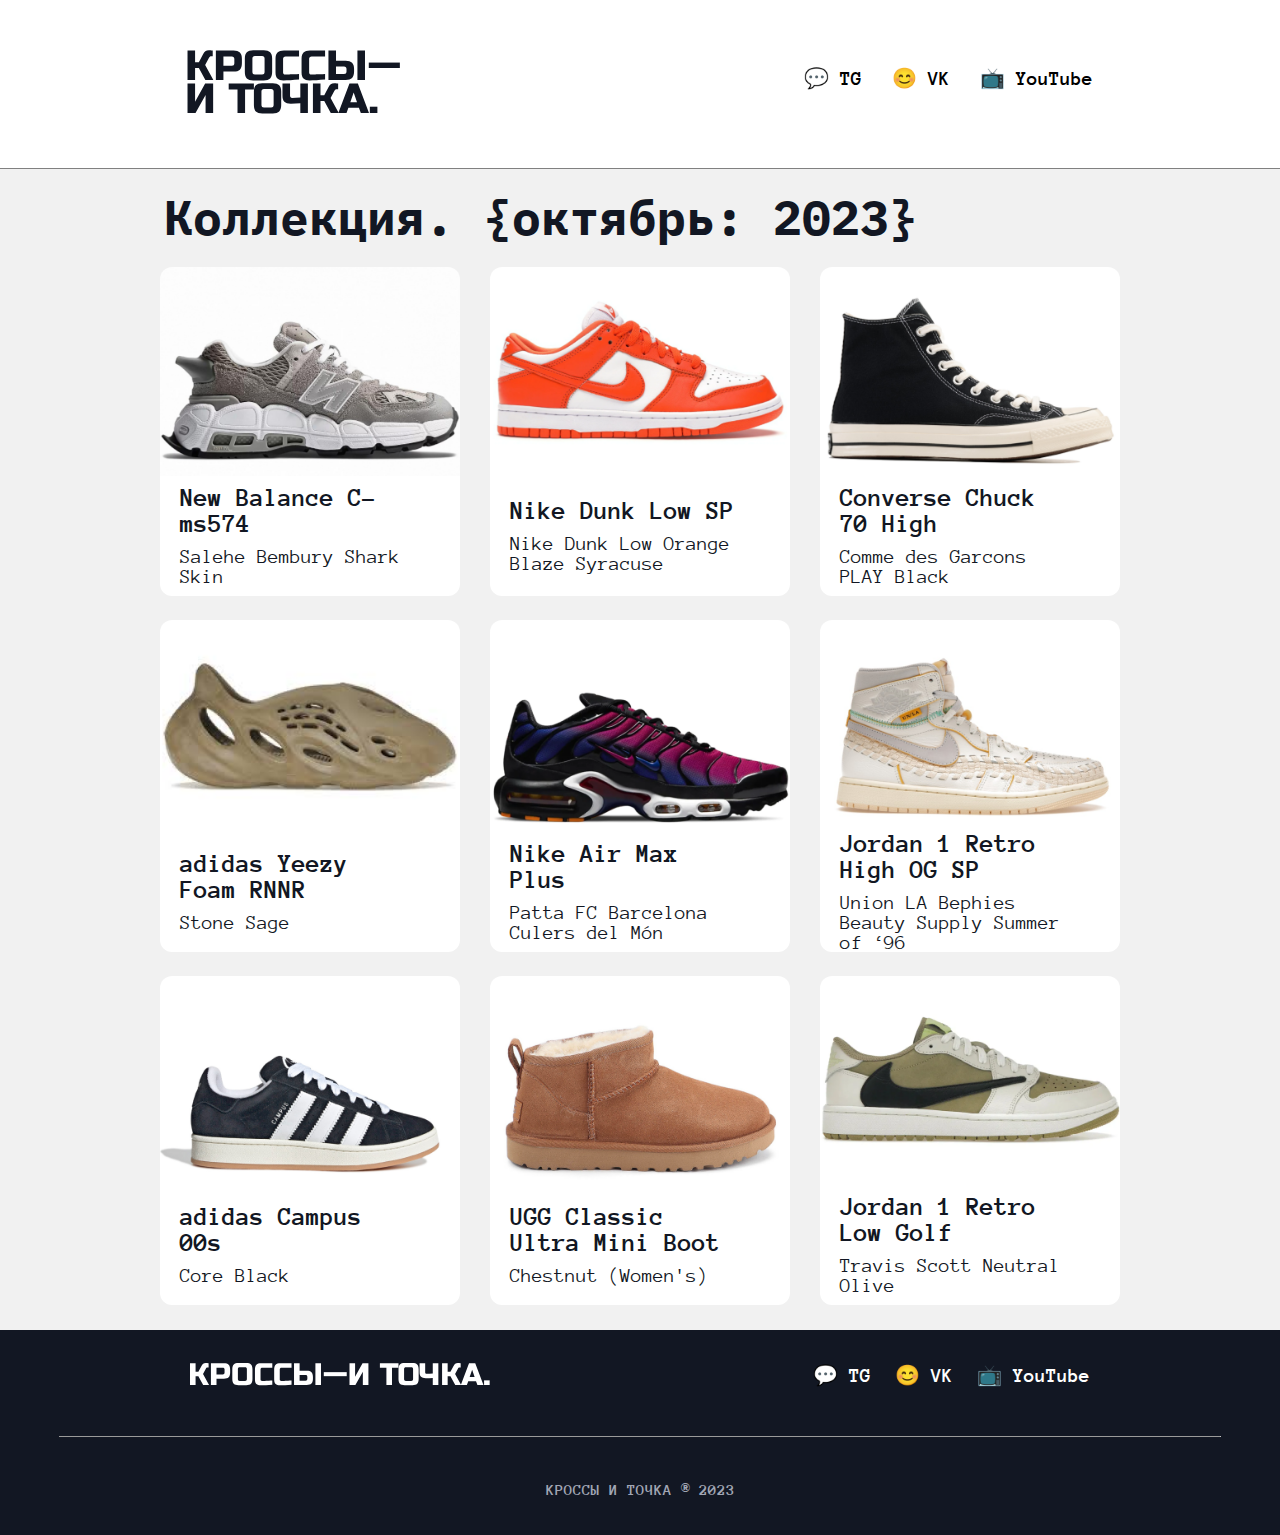
<file: index.html>
<!DOCTYPE html>
<html lang="ru">
<head>
    <meta charset="UTF-8">
    <meta name="viewport" content="width=device-width, initial-scale=1.0">
    <title>КРОССЫ — И ТОЧКА.</title>
    <link href="./styles/cdn.css" rel="stylesheet">
    <link href="./styles/style.css" rel="stylesheet">
</head>

<body>
    <header class="header">
        <div class="header__wrap">
            <a href="https://www.figma.com/file/5VxgsJYsGiSS0QsI6bOkRY/КРОССЫ-—-И-ТОЧКА.-СТУДЕНТЫ?node-id=3412%3A82&mode=dev">
                    <img class="icon" src="./images/logo.svg" alt="logo">
                </a>
            
            <ul class="header__links">
                <li class="header__link"><a href="https://web.telegram.org/">💬 TG</a></li>
                <li class="header__link"><a href="https://vk.com/xddxct">😊 VK</a></li>
                <li class="header__link"><a href="https://www.youtube.com/">📺 YouTube</a></li>
            </ul>
        </div>
    </header>
    
    
        <main class="main">
            
<section class="content">
    <h1 class="content__title"> Коллекция. {октябрь: 2023} </h1>
    <div class="content__cards">
        <div class="card">
            <img alt="New Balance C-ms574" src="./images/1.png" class="card__image" />
            <div class="card__info">
                <a class="card__link" href="new_balance.html" target="_blank" rel="norefferer">
                    <h3 class="card__text card__text_title">New Balance C-ms574</h3>
                    <p class="card__text card__text_author">Salehe Bembury Shark Skin</p>
                </a>
            </div>
        </div>
        <div class="card">
            <img alt="Nike Dunk Low SP" src="./images/2.png" class="card__image" />
            <div class="card__info">
                <a class="card__link" href="nike.html" target="_blank" rel="norefferer">
                    <h3 class="card__text card__text_title">Nike Dunk Low SP</h3>
                    <p class="card__text card__text_author">Nike Dunk Low Orange Blaze Syracuse</p>
                </a>
            </div>
        </div>
        <div class="card">
            <img alt="Converse Chuck 70 High" src="./images/3.png" class="card__image" />
            <div class="card__info">
                <a class="card__link" href="converse.html" target="_blank" rel="norefferer">
                    <h3 class="card__text card__text_title">Converse Chuck 70 High</h3>
                    <p class="card__text card__text_author">Comme des Garcons PLAY Black</p>
                </a>
            </div>
        </div>
        <div class="card">
            <img alt="adidas Yeezy Foam RNNR" src="./images/4.png" class="card__image" />
            <div class="card__info">
                <a class="card__link" href="https://nonconform.ru/catalog/brendy/converse/150205/?utm_source=eLama-yandex&utm_medium=cpc&utm_campaign=Товарная%20кампания%20%7C%20РФ&кампания%20%7C%20МСК%20СПб&utm_content=cid%7C89986797%7Cgid%7C5229850746%7Caid%7C14537752477%7Cadp%7Cno%7Cdvc%7Cdesktop%7Cpid%7C45810339018%7Crid%7C45810339018%7Cdid%7C45810339018%7Cpos%7Cpremium2%7Cadn%7Csearch%7Ccrid%7C0%7C&utm_term=---autotargeting&yclid=165938162242901&yclid=4856843331265888255" target="_blank" rel="norefferer">
                    <h3 class="card__text card__text_title">adidas Yeezy Foam RNNR</h3>
                    <p class="card__text card__text_author">Stone Sage</p>
                </a>
            </div>
        </div>
        <div class="card">
            <img alt="Nike Air Max Plus" src="./images/5.png" class="card__image" />
            <div class="card__info">
                <a class="card__link card__link_longer-title" href="https://go8shops.top/ProductDetail.aspx?iid=567777389&pr=46.88" target="_blank" rel="norefferer">
                    <h3 class="card__text card__text_title">Nike Air Max Plus</h3>
                    <p class="card__text card__text_author">Patta FC Barcelona Culers del Món</p>
                </a>
            </div>
        </div>
        <div class="card">
            <img alt="Jordan 1 Retro High OG SP" src="./images/6.png" class="card__image" />
            <div class="card__info">
                <a class="card__link" href="https://slamdunk.shop/shop/muzhskoe/krossovki-mens/salehe-bembury-x-new-balance-574-yurt-shark-skin/" target="_blank" rel="norefferer">
                    <h3 class="card__text card__text_title">Jordan 1 Retro High OG SP</h3>
                    <p class="card__text card__text_author">Union LA Bephies Beauty Supply Summer of ‘96</p>
                </a>
            </div>
        </div>
        <div class="card">
            <img alt="adidas Campus 00s" src="./images/7.png" class="card__image" />
            <div class="card__info">
                <a class="card__link card__link_longer-author" href="https://meet-market.ru/product/dunk-low-sp-syracuse-2020-white-orange?size=39" target="_blank" rel="norefferer">
                    <h3 class="card__text card__text_title">adidas Campus 00s</h3>
                    <p class="card__text card__text_author">Core Black</p>
                </a>
            </div>
        </div>
        <div class="card">
            <img alt="UGG Classic Ultra Mini Boot" src="./images/8.png" class="card__image" />
            <div class="card__info">
                <a class="card__link" href="https://moscowstock.ru/air-jordan-1-retro-low-golf-travis-scott-neutral-olive" target="_blank" rel="norefferer">
                    <h3 class="card__text card__text_title">UGG Classic Ultra Mini Boot</h3>
                    <p class="card__text card__text_author">Chestnut (Women's)</p>
                </a>
            </div>
        </div>
        <div class="card">
            <img alt="Jordan 1 Retro Low Golf" src="./images/9.png" class="card__image" />
            <div class="card__info">
                <a class="card__link card__link_long" href="https://moscowstock.ru/zagotovka-foam" target="_blank" rel="norefferer">
                    <h3 class="card__text card__text_title">Jordan 1 Retro Low Golf</h3>
                    <p class="card__text card__text_author">Travis Scott Neutral Olive</p>
                </a>
            </div>
    </div>

</section>
        
        <footer class="footer">
            <div class="footer__wrap">
                <a href="https://www.figma.com/file/5VxgsJYsGiSS0QsI6bOkRY/КРОССЫ-—-И-ТОЧКА.-СТУДЕНТЫ?node-id=3412%3A82&mode=dev">
                <img class="footer__icon" src="./images/logo2.svg" alt="logo2">
              </a>
                <ul class="footer__links">
                    <li class="footer__link"><a href="https://web.telegram.org/">💬 TG</a></li>
                    <li class="footer__link"><a href="https://vk.com/xddxct">😊 VK</a></li>
                    <li class="footer__link"><a href="https://www.youtube.com/">📺 YouTube</a></li>
                </ul>

            </div>
            <hr size="1px" width="1160px" class="hr">
           <div class="footer_picture">
            <p class="footer_pict">КРОССЫ И ТОЧКА ® 2023</p>
           </div>

        </footer>

    </main> 
</body>

</html>
</file>
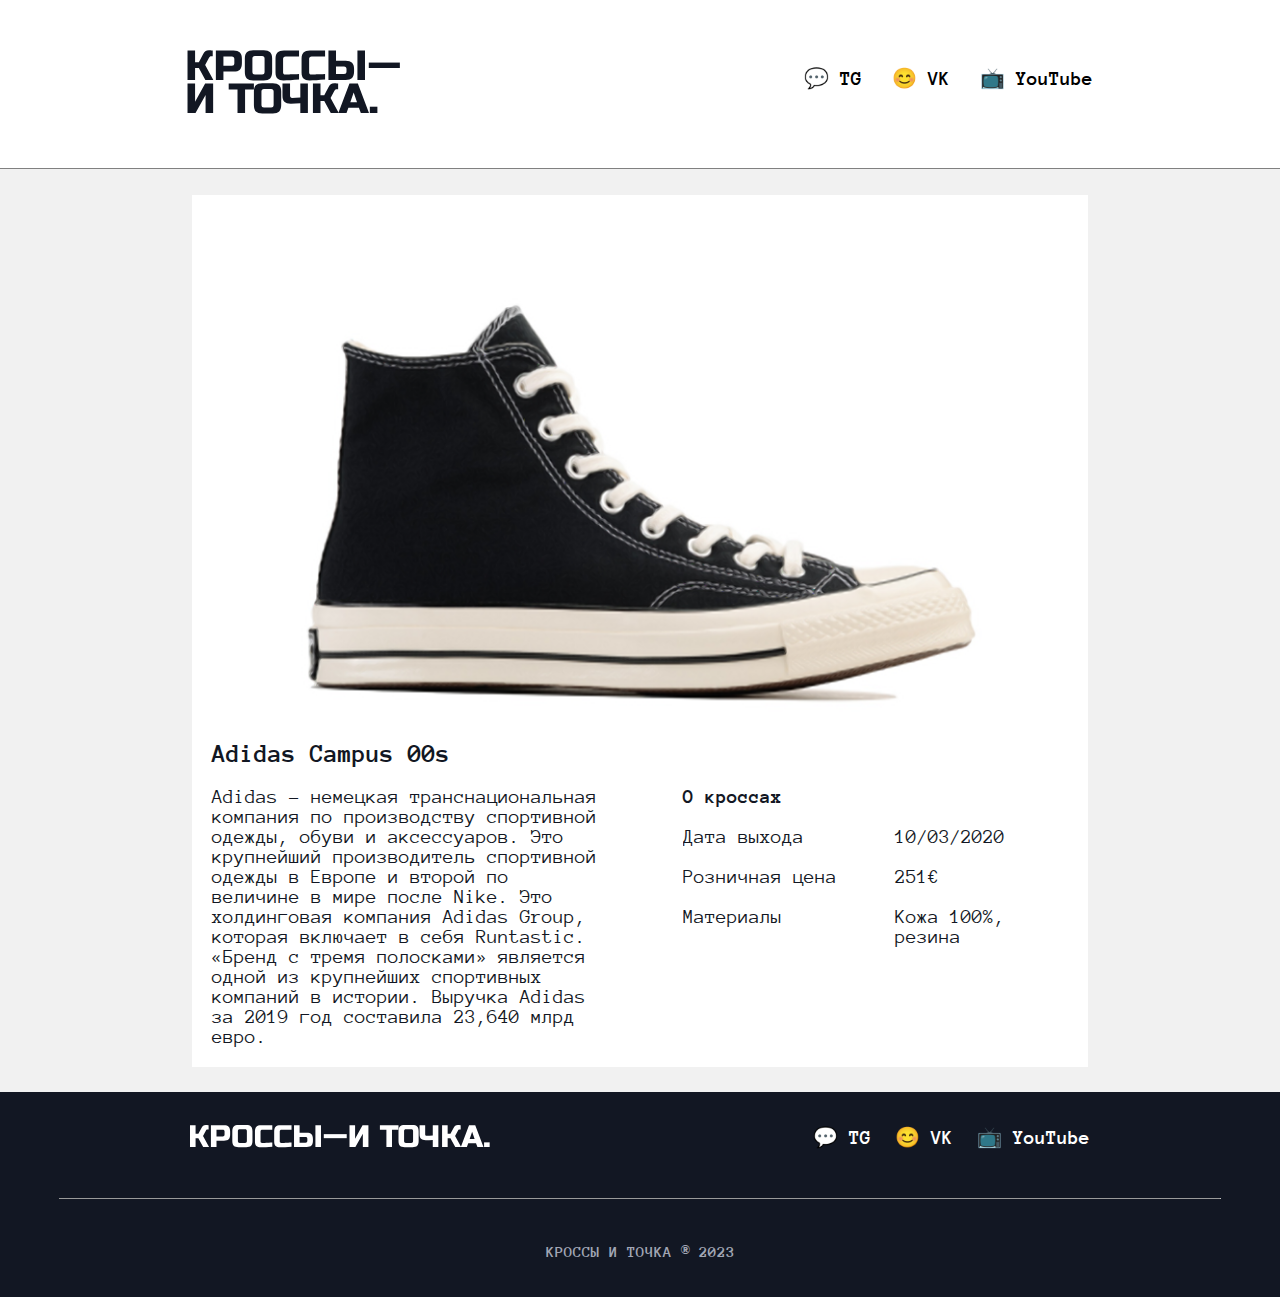
<file: adidas.html>
<!DOCTYPE html>
<html lang="ru">
<head>
    <meta charset="UTF-8">
    <meta name="viewport" content="width=device-width, initial-scale=1.0">
    <title>КРОССЫ — И ТОЧКА.</title>
    <link href="./styles/style.css" rel="stylesheet">
    <link href="./styles/card.css" rel="stylesheet">
</head>

<body>
    <header class="header">
        <div class="header__wrap">
            <a href="index.html">
                    <img class="icon" src="./images/logo.svg" alt="logo">
                </a>

            <ul class="header__links">
                <li class="header__link"><a href="https://web.telegram.org/">💬 TG</a></li>
                <li class="header__link"><a href="https://vk.com/xddxct">😊 VK</a></li>
                <li class="header__link"><a href="https://www.youtube.com/">📺 YouTube</a></li>
            </ul>
        </div>
    </header>
    <main class="main">
    <section class="content">
        <div class="card">
            <img alt="Adidas Campus 00s" src="./images/3.png" class="card__image" />
            <div class="card__info">
                <h3 class="card__text card__text_title">Adidas Campus 00s</h3>
                <div class="card__description">
                    <p class="card__text card__text__description">Adidas - немецкая транснациональная компания по производству спортивной одежды, обуви и аксессуаров. Это крупнейший производитель спортивной одежды в Европе и второй по величине в мире после Nike. Это холдинговая компания Adidas Group, которая включает в себя Runtastic. «Бренд с тремя полосками» является одной из крупнейших спортивных компаний в истории. Выручка Adidas за 2019 год составила 23,640 млрд евро. </p>
                    <div class="card__text__extra">
                        <p class="card__text ">О кроссах</p>
                        <div class="card__text__extra__row">
                            <p class="card__text card__text__description card__text__extra__key">Дата выхода</p>
                            <p class="card__text card__text__description card__text__extra__value">10/03/2020</p>
                        </div>
                        <div class="card__text__extra__row">
                            <p class="card__text card__text__description card__text__extra__key">Розничная цена</p>
                            <p class="card__text card__text__description card__text__extra__value">251€</p>
                        </div>
                        <div class="card__text__extra__row">
                            <p class="card__text card__text__description card__text__extra__key">Материалы</p>
                            <p class="card__text card__text__description card__text__extra__value">Кожа 100%, резина</p>
                        </div>
                    </div>
                </div>
            </div>
        </div>
    </section>
    <footer class="footer">
            <div class="footer__wrap">
                <a href="https://www.figma.com/file/5VxgsJYsGiSS0QsI6bOkRY/КРОССЫ-—-И-ТОЧКА.-СТУДЕНТЫ?node-id=3412%3A82&mode=dev">
                <svg width="300"
                     height="23"
                     viewBox="0 0 300 23"
                     fill="none"
                     xmlns="http://www.w3.org/2000/svg">
                    <path d="M294.073 17.3601H299.653V22.0101H294.073V17.3601Z" fill="white"/>
                    <path d="M276.869 22.0101H270.824L279.039 0.310059H285.239L293.454 22.0101H287.409L286.014 18.1351H278.264L276.869 22.0101ZM279.659 14.1051H284.619L282.139 6.82006L279.659 14.1051Z" fill="white"/>
                    <path d="M267.885 0C268.402 0 269.331 0.103333 270.675 0.31V4.495H269.435C269.125 4.495 268.846 4.59833 268.598 4.805C268.35 4.991 268.164 5.19767 268.04 5.425L265.095 11.005L271.14 22.01H265.25L260.445 13.175H257.655V22.01H252.075V0.31H257.655V8.835H260.445L263.545 2.945C263.999 2.077 264.557 1.37433 265.219 0.837C265.901 0.279 266.79 0 267.885 0Z" fill="white"/>
                    <path d="M242.772 14.8801C240.292 15.0867 237.947 15.1901 235.735 15.1901C233.545 15.1901 231.974 14.7147 231.023 13.7641C230.073 12.8134 229.597 11.3254 229.597 9.30006V0.310059H235.177V9.30006C235.177 9.77539 235.312 10.1577 235.58 10.4471C235.87 10.7157 236.252 10.8501 236.727 10.8501C238.422 10.8501 240.437 10.7467 242.772 10.5401V0.310059H248.352V22.0101H242.772V14.8801Z" fill="white"/>
                    <path d="M223.073 6.2C223.073 4.96 222.453 4.34 221.213 4.34H215.943C214.703 4.34 214.083 4.96 214.083 6.2V16.12C214.083 17.36 214.703 17.98 215.943 17.98H221.213C222.453 17.98 223.073 17.36 223.073 16.12V6.2ZM228.653 16.12C228.653 18.29 228.157 19.871 227.165 20.863C226.193 21.8343 224.623 22.32 222.453 22.32H214.703C212.533 22.32 210.952 21.8343 209.96 20.863C208.988 19.871 208.503 18.29 208.503 16.12V6.2C208.503 4.03 208.988 2.45933 209.96 1.488C210.952 0.496 212.533 0 214.703 0H222.453C224.623 0 226.193 0.496 227.165 1.488C228.157 2.45933 228.653 4.03 228.653 6.2V16.12Z" fill="white"/>
                    <path d="M201.989 22.0101H196.409V4.65006H189.899V0.310059H208.499V4.65006H201.989V22.0101Z" fill="white"/>
                    <path d="M178.421 22.0101H172.841V8.68006L165.401 22.0101H159.511V0.310059H165.091V13.6401L172.531 0.310059H178.421V22.0101Z" fill="white"/>
                    <path d="M133.787 13.175V9.14502H156.727V13.175H133.787Z" fill="white"/>
                    <path d="M109.6 7.75006H116.73C118.9 7.75006 120.47 8.24606 121.442 9.23806C122.434 10.2094 122.93 11.7801 122.93 13.9501V15.8101C122.93 17.9801 122.434 19.5611 121.442 20.5531C120.47 21.5244 118.9 22.0101 116.73 22.0101H104.02V0.310059H109.6V7.75006ZM130.99 22.0101H125.41V0.310059H130.99V22.0101ZM117.35 13.9501C117.35 12.7101 116.73 12.0901 115.49 12.0901H109.6V17.6701H115.49C116.73 17.6701 117.35 17.0501 117.35 15.8101V13.9501Z" fill="white"/>
                    <path d="M101.536 21.7001C96.9272 22.1134 93.1039 22.3201 90.0659 22.3201C88.0406 22.3201 86.5526 21.8447 85.6019 20.8941C84.6512 19.9434 84.1759 18.4554 84.1759 16.4301V6.51006C84.1759 4.34006 84.6616 2.76939 85.6329 1.79806C86.6249 0.806059 88.2059 0.310059 90.3759 0.310059H101.536V4.65006H91.6159C90.3759 4.65006 89.7559 5.27006 89.7559 6.51006V16.4301C89.7559 16.9054 89.8902 17.2877 90.1589 17.5771C90.4482 17.8457 90.8099 17.9801 91.2439 17.9801C91.6779 17.9801 92.1532 17.9801 92.6699 17.9801C93.1866 17.9594 93.7239 17.9387 94.2819 17.9181C94.8399 17.8974 95.3979 17.8767 95.9559 17.8561C96.5346 17.8354 97.2682 17.7941 98.1569 17.7321C99.0662 17.6701 100.193 17.5977 101.536 17.5151V21.7001Z" fill="white"/>
                    <path d="M82.3123 21.7001C77.7036 22.1134 73.8803 22.3201 70.8423 22.3201C68.8169 22.3201 67.3289 21.8447 66.3783 20.8941C65.4276 19.9434 64.9523 18.4554 64.9523 16.4301V6.51006C64.9523 4.34006 65.4379 2.76939 66.4093 1.79806C67.4013 0.806059 68.9823 0.310059 71.1523 0.310059H82.3123V4.65006H72.3923C71.1523 4.65006 70.5323 5.27006 70.5323 6.51006V16.4301C70.5323 16.9054 70.6666 17.2877 70.9353 17.5771C71.2246 17.8457 71.5863 17.9801 72.0203 17.9801C72.4543 17.9801 72.9296 17.9801 73.4463 17.9801C73.9629 17.9594 74.5003 17.9387 75.0583 17.9181C75.6163 17.8974 76.1743 17.8767 76.7323 17.8561C77.3109 17.8354 78.0446 17.7941 78.9333 17.7321C79.8426 17.6701 80.9689 17.5977 82.3123 17.5151V21.7001Z" fill="white"/>
                    <path d="M56.8777 6.2C56.8777 4.96 56.2577 4.34 55.0177 4.34H49.7477C48.5077 4.34 47.8877 4.96 47.8877 6.2V16.12C47.8877 17.36 48.5077 17.98 49.7477 17.98H55.0177C56.2577 17.98 56.8777 17.36 56.8777 16.12V6.2ZM62.4577 16.12C62.4577 18.29 61.9617 19.871 60.9697 20.863C59.9984 21.8343 58.4277 22.32 56.2577 22.32H48.5077C46.3377 22.32 44.7567 21.8343 43.7647 20.863C42.7934 19.871 42.3077 18.29 42.3077 16.12V6.2C42.3077 4.03 42.7934 2.45933 43.7647 1.488C44.7567 0.496 46.3377 0 48.5077 0H56.2577C58.4277 0 59.9984 0.496 60.9697 1.488C61.9617 2.45933 62.4577 4.03 62.4577 6.2V16.12Z" fill="white"/>
                    <path d="M20.9189 0.310059H33.9389C36.1089 0.310059 37.6796 0.806059 38.6509 1.79806C39.6429 2.76939 40.1389 4.34006 40.1389 6.51006V9.61006C40.1389 11.7801 39.6429 13.3611 38.6509 14.3531C37.6796 15.3244 36.1089 15.8101 33.9389 15.8101H26.4989V22.0101H20.9189V0.310059ZM34.5589 6.51006C34.5589 5.27006 33.9389 4.65006 32.6989 4.65006H26.4989V11.4701H32.6989C33.9389 11.4701 34.5589 10.8501 34.5589 9.61006V6.51006Z" fill="white"/>
                    <path d="M15.81 0C16.3267 0 17.2567 0.103333 18.6 0.31V4.495H17.36C17.05 4.495 16.771 4.59833 16.523 4.805C16.275 4.991 16.089 5.19767 15.965 5.425L13.02 11.005L19.065 22.01H13.175L8.37 13.175H5.58V22.01H0V0.31H5.58V8.835H8.37L11.47 2.945C11.9247 2.077 12.4827 1.37433 13.144 0.837C13.826 0.279 14.7147 0 15.81 0Z" fill="white"/>
                    </svg>
              </a>
                <ul class="footer__links">
                    <li class="footer__link"><a href="https://web.telegram.org/">💬 TG</a></li>
                    <li class="footer__link"><a href="https://vk.com/xddxct">😊 VK</a></li>
                    <li class="footer__link"><a href="https://www.youtube.com/">📺 YouTube</a></li>
                </ul>

            </div>
            <hr size="1px" width="1160px" class="hr">
           <div class="footer_picture">
            <p class="footer_pict">КРОССЫ И ТОЧКА ® 2023</p>
           </div>

    </footer>
    </main>
</body>

</html>
</file>
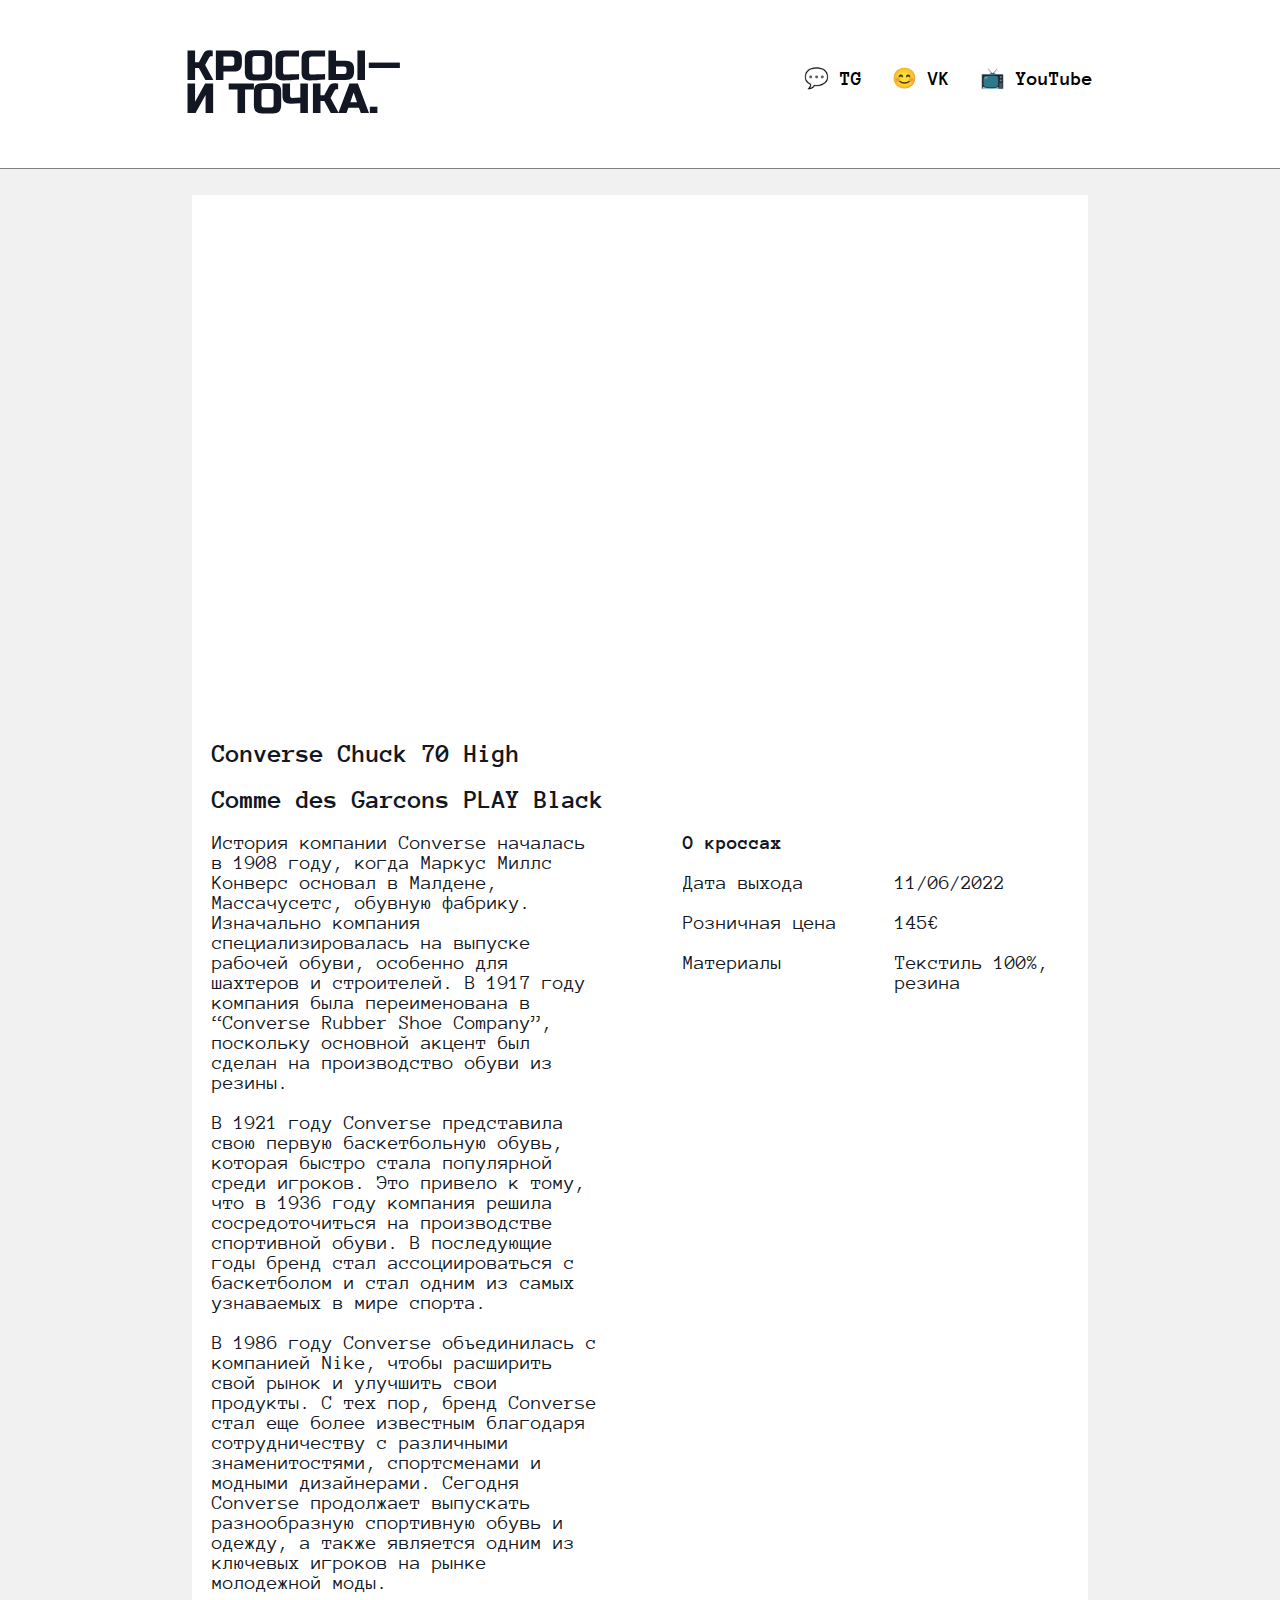
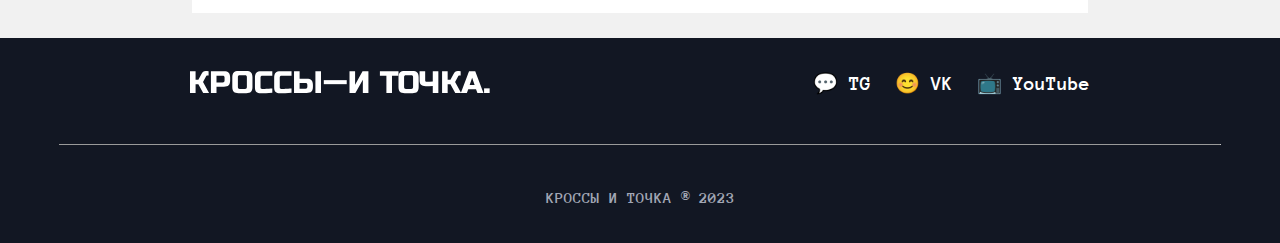
<file: converse.html>
<!DOCTYPE html>
<html lang="ru">
<head>
    <meta charset="UTF-8">
    <meta name="viewport" content="width=device-width, initial-scale=1.0">
    <title>КРОССЫ — И ТОЧКА.</title>
    <link href="./styles/style.css" rel="stylesheet">
    <link href="./styles/card.css" rel="stylesheet">
</head>

<body>
    <header class="header">
        <div class="header__wrap">
            <a href="index.html">
                    <img class="icon" src="./images/logo.svg" alt="logo">
                </a>

            <ul class="header__links">
                <li class="header__link"><a href="https://web.telegram.org/">💬 TG</a></li>
                <li class="header__link"><a href="https://vk.com/xddxct">😊 VK</a></li>
                <li class="header__link"><a href="https://www.youtube.com/">📺 YouTube</a></li>
            </ul>
        </div>
    </header>
    <main class="main">
    <section class="content">
        <div class="card">
            <div class="card__image"></div>
            <div class="card__info">
                <h3 class="card__text card__text_title">Converse Chuck 70 High</h3>
                <h3 class="card__text card__text_title">Comme des Garcons PLAY Black</h3>
                <div class="card__description">
                    <p class="card__text card__text__description">
                        История компании Converse началась в 1908 году, когда Маркус Миллс Конверс основал в Малдене, Массачусетс, обувную фабрику. Изначально компания специализировалась на выпуске рабочей обуви, особенно для шахтеров и строителей. В 1917 году компания была переименована в “Converse Rubber Shoe Company”, поскольку основной акцент был сделан на производство обуви из резины.

                        <br><br>В 1921 году Converse представила свою первую баскетбольную обувь, которая быстро стала популярной среди игроков. Это привело к тому, что в 1936 году компания решила сосредоточиться на производстве спортивной обуви. В последующие годы бренд стал ассоциироваться с баскетболом и стал одним из самых узнаваемых в мире спорта.

                        <br><br>В 1986 году Converse объединилась с компанией Nike, чтобы расширить свой рынок и улучшить свои продукты. С тех пор, бренд Converse стал еще более известным благодаря сотрудничеству с различными знаменитостями, спортсменами и модными дизайнерами. Сегодня Converse продолжает выпускать разнообразную спортивную обувь и одежду, а также является одним из ключевых игроков на рынке молодежной моды.
                    </p>
                    <div class="card__text__extra">
                        <p class="card__text ">О кроссах</p>
                        <div class="card__text__extra__row">
                            <p class="card__text card__text__description card__text__extra__key">Дата выхода</p>
                            <p class="card__text card__text__description card__text__extra__value">11/06/2022</p>
                        </div>
                        <div class="card__text__extra__row">
                            <p class="card__text card__text__description card__text__extra__key">Розничная цена</p>
                            <p class="card__text card__text__description card__text__extra__value">145€</p>
                        </div>
                        <div class="card__text__extra__row">
                            <p class="card__text card__text__description card__text__extra__key">Материалы</p>
                            <p class="card__text card__text__description card__text__extra__value">Текстиль 100%, резина</p>
                        </div>
                    </div>
                </div>
            </div>
        </div>
    </section>
    <footer class="footer">
            <div class="footer__wrap">
                <a href="https://www.figma.com/file/5VxgsJYsGiSS0QsI6bOkRY/КРОССЫ-—-И-ТОЧКА.-СТУДЕНТЫ?node-id=3412%3A82&mode=dev">
                <img class="footer__icon" src="./images/logo2.svg" alt="logo2">
              </a>
                <ul class="footer__links">
                    <li class="footer__link"><a href="https://web.telegram.org/">💬 TG</a></li>
                    <li class="footer__link"><a href="https://vk.com/xddxct">😊 VK</a></li>
                    <li class="footer__link"><a href="https://www.youtube.com/">📺 YouTube</a></li>
                </ul>

            </div>
            <hr size="1px" width="1160px" class="hr">
           <div class="footer_picture">
            <p class="footer_pict">КРОССЫ И ТОЧКА ® 2023</p>
           </div>

    </footer>
    </main>
</body>

</html>
</file>
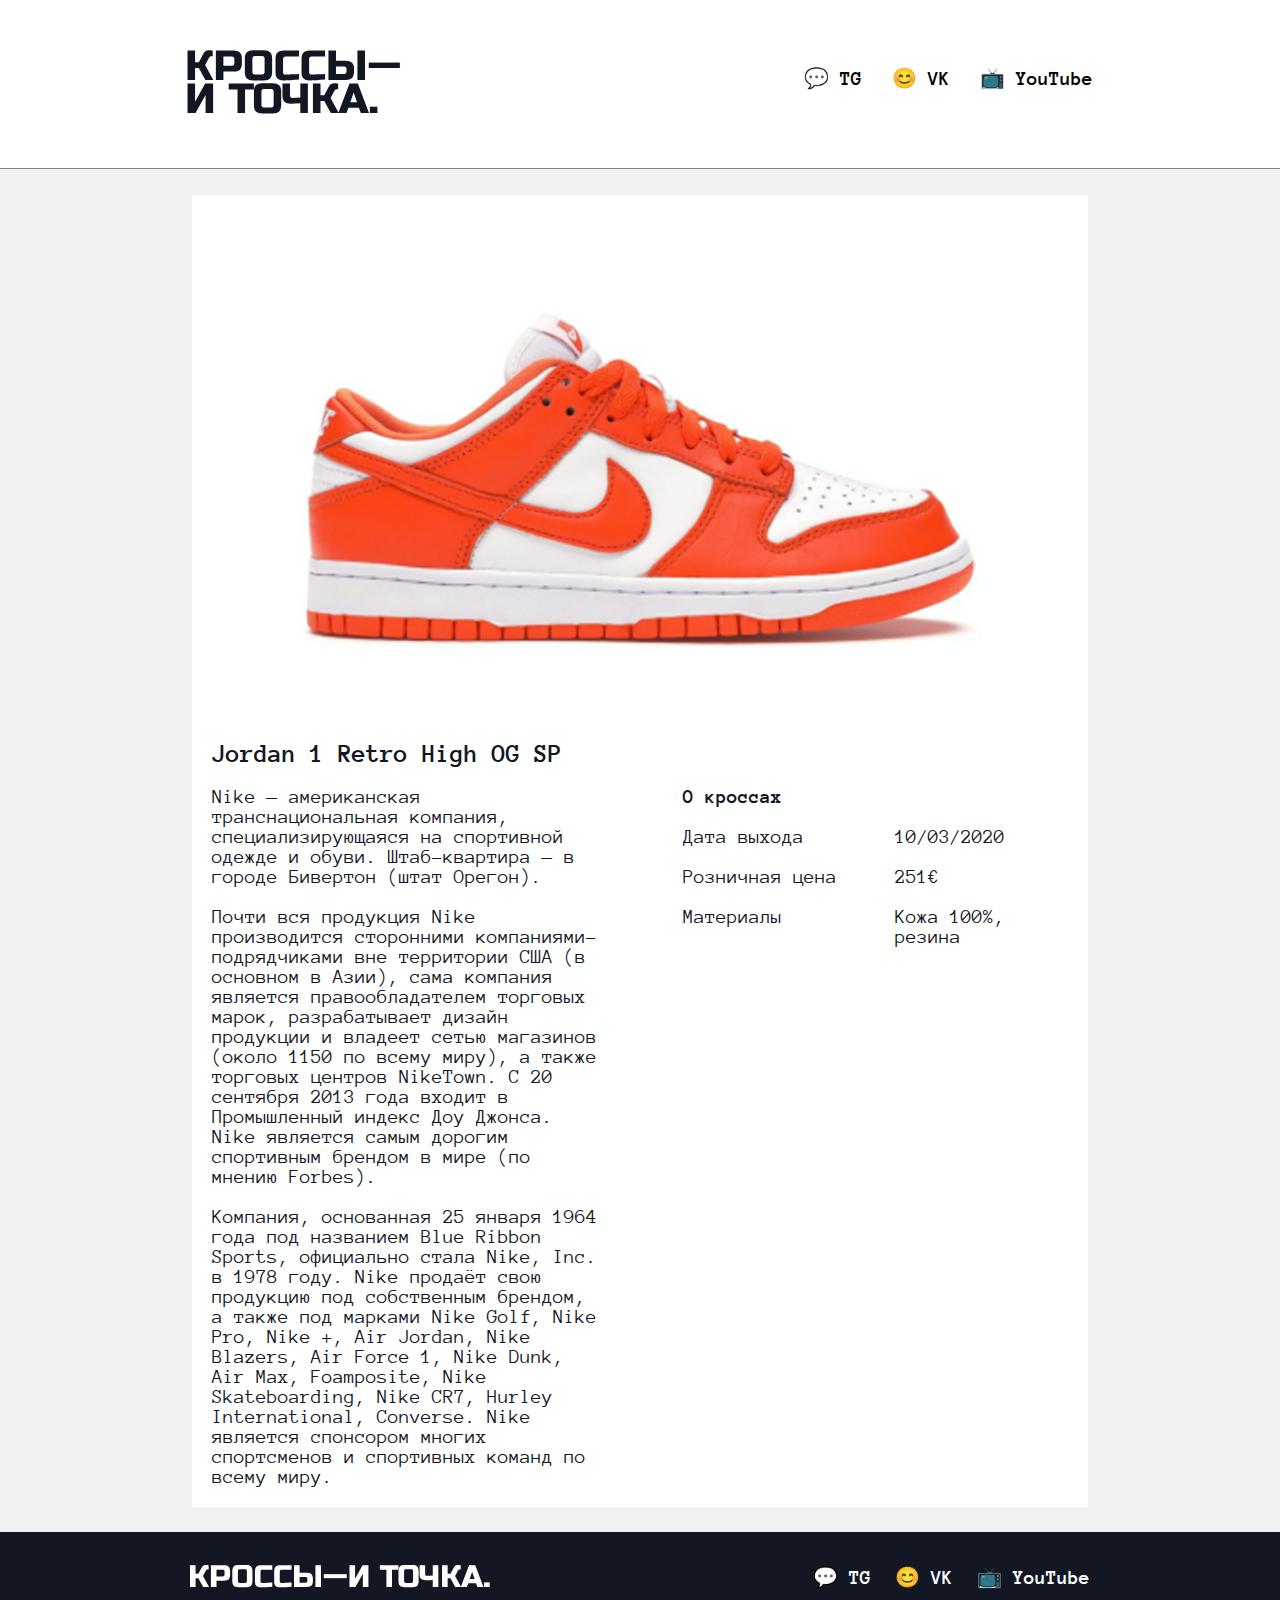
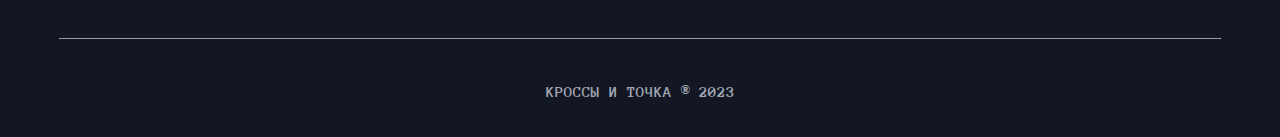
<file: jordan.html>
<!DOCTYPE html>
<html lang="ru">
<head>
    <meta charset="UTF-8">
    <meta name="viewport" content="width=device-width, initial-scale=1.0">
    <title>КРОССЫ — И ТОЧКА.</title>
    <link href="./styles/style.css" rel="stylesheet">
    <link href="./styles/card.css" rel="stylesheet">
</head>

<body>
    <header class="header">
        <div class="header__wrap">
            <a href="index.html">
                    <img class="icon" src="./images/logo.svg" alt="logo">
                </a>

            <ul class="header__links">
                <li class="header__link"><a href="https://web.telegram.org/">💬 TG</a></li>
                <li class="header__link"><a href="https://vk.com/xddxct">😊 VK</a></li>
                <li class="header__link"><a href="https://www.youtube.com/">📺 YouTube</a></li>
            </ul>
        </div>
    </header>
    <main class="main">
    <section class="content">
        <div class="card">
            <img alt="Jordan 1 Retro High OG SP" src="./images/2.png" class="card__image" />
            <div class="card__info">
                <h3 class="card__text card__text_title">Jordan 1 Retro High OG SP</h3>
                <div class="card__description">
                    <p class="card__text card__text__description">Nike — американская транснациональная компания, специализирующаяся на спортивной одежде и обуви. Штаб-квартира — в городе Бивертон (штат Орегон). <br><br>Почти вся продукция Nike производится сторонними компаниями-подрядчиками вне территории США (в основном в Азии), сама компания является правообладателем торговых марок, разрабатывает дизайн продукции и владеет сетью магазинов (около 1150 по всему миру), а также торговых центров NikeTown. С 20 сентября 2013 года входит в Промышленный индекс Доу Джонса. Nike является самым дорогим спортивным брендом в мире (по мнению Forbes).<br><br>Компания, основанная 25 января 1964 года под названием Blue Ribbon Sports, официально стала Nike, Inc. в 1978 году. Nike продаёт свою продукцию под собственным брендом, а также под марками Nike Golf, Nike Pro, Nike +, Air Jordan, Nike Blazers, Air Force 1, Nike Dunk, Air Max, Foamposite, Nike Skateboarding, Nike CR7, Hurley International, Converse. Nike   является спонсором многих спортсменов и спортивных команд по всему миру.</p>
                    <div class="card__text__extra">
                        <p class="card__text ">О кроссах</p>
                        <div class="card__text__extra__row">
                            <p class="card__text card__text__description card__text__extra__key">Дата выхода</p>
                            <p class="card__text card__text__description card__text__extra__value">10/03/2020</p>
                        </div>
                        <div class="card__text__extra__row">
                            <p class="card__text card__text__description card__text__extra__key">Розничная цена</p>
                            <p class="card__text card__text__description card__text__extra__value">251€</p>
                        </div>
                        <div class="card__text__extra__row">
                            <p class="card__text card__text__description card__text__extra__key">Материалы</p>
                            <p class="card__text card__text__description card__text__extra__value">Кожа 100%, резина</p>
                        </div>
                    </div>
                </div>
            </div>
        </div>
    </section>
    <footer class="footer">
            <div class="footer__wrap">
                <a href="https://www.figma.com/file/5VxgsJYsGiSS0QsI6bOkRY/КРОССЫ-—-И-ТОЧКА.-СТУДЕНТЫ?node-id=3412%3A82&mode=dev">
                <svg width="300"
                     height="23"
                     viewBox="0 0 300 23"
                     fill="none"
                     xmlns="http://www.w3.org/2000/svg">
                    <path d="M294.073 17.3601H299.653V22.0101H294.073V17.3601Z" fill="white"/>
                    <path d="M276.869 22.0101H270.824L279.039 0.310059H285.239L293.454 22.0101H287.409L286.014 18.1351H278.264L276.869 22.0101ZM279.659 14.1051H284.619L282.139 6.82006L279.659 14.1051Z" fill="white"/>
                    <path d="M267.885 0C268.402 0 269.331 0.103333 270.675 0.31V4.495H269.435C269.125 4.495 268.846 4.59833 268.598 4.805C268.35 4.991 268.164 5.19767 268.04 5.425L265.095 11.005L271.14 22.01H265.25L260.445 13.175H257.655V22.01H252.075V0.31H257.655V8.835H260.445L263.545 2.945C263.999 2.077 264.557 1.37433 265.219 0.837C265.901 0.279 266.79 0 267.885 0Z" fill="white"/>
                    <path d="M242.772 14.8801C240.292 15.0867 237.947 15.1901 235.735 15.1901C233.545 15.1901 231.974 14.7147 231.023 13.7641C230.073 12.8134 229.597 11.3254 229.597 9.30006V0.310059H235.177V9.30006C235.177 9.77539 235.312 10.1577 235.58 10.4471C235.87 10.7157 236.252 10.8501 236.727 10.8501C238.422 10.8501 240.437 10.7467 242.772 10.5401V0.310059H248.352V22.0101H242.772V14.8801Z" fill="white"/>
                    <path d="M223.073 6.2C223.073 4.96 222.453 4.34 221.213 4.34H215.943C214.703 4.34 214.083 4.96 214.083 6.2V16.12C214.083 17.36 214.703 17.98 215.943 17.98H221.213C222.453 17.98 223.073 17.36 223.073 16.12V6.2ZM228.653 16.12C228.653 18.29 228.157 19.871 227.165 20.863C226.193 21.8343 224.623 22.32 222.453 22.32H214.703C212.533 22.32 210.952 21.8343 209.96 20.863C208.988 19.871 208.503 18.29 208.503 16.12V6.2C208.503 4.03 208.988 2.45933 209.96 1.488C210.952 0.496 212.533 0 214.703 0H222.453C224.623 0 226.193 0.496 227.165 1.488C228.157 2.45933 228.653 4.03 228.653 6.2V16.12Z" fill="white"/>
                    <path d="M201.989 22.0101H196.409V4.65006H189.899V0.310059H208.499V4.65006H201.989V22.0101Z" fill="white"/>
                    <path d="M178.421 22.0101H172.841V8.68006L165.401 22.0101H159.511V0.310059H165.091V13.6401L172.531 0.310059H178.421V22.0101Z" fill="white"/>
                    <path d="M133.787 13.175V9.14502H156.727V13.175H133.787Z" fill="white"/>
                    <path d="M109.6 7.75006H116.73C118.9 7.75006 120.47 8.24606 121.442 9.23806C122.434 10.2094 122.93 11.7801 122.93 13.9501V15.8101C122.93 17.9801 122.434 19.5611 121.442 20.5531C120.47 21.5244 118.9 22.0101 116.73 22.0101H104.02V0.310059H109.6V7.75006ZM130.99 22.0101H125.41V0.310059H130.99V22.0101ZM117.35 13.9501C117.35 12.7101 116.73 12.0901 115.49 12.0901H109.6V17.6701H115.49C116.73 17.6701 117.35 17.0501 117.35 15.8101V13.9501Z" fill="white"/>
                    <path d="M101.536 21.7001C96.9272 22.1134 93.1039 22.3201 90.0659 22.3201C88.0406 22.3201 86.5526 21.8447 85.6019 20.8941C84.6512 19.9434 84.1759 18.4554 84.1759 16.4301V6.51006C84.1759 4.34006 84.6616 2.76939 85.6329 1.79806C86.6249 0.806059 88.2059 0.310059 90.3759 0.310059H101.536V4.65006H91.6159C90.3759 4.65006 89.7559 5.27006 89.7559 6.51006V16.4301C89.7559 16.9054 89.8902 17.2877 90.1589 17.5771C90.4482 17.8457 90.8099 17.9801 91.2439 17.9801C91.6779 17.9801 92.1532 17.9801 92.6699 17.9801C93.1866 17.9594 93.7239 17.9387 94.2819 17.9181C94.8399 17.8974 95.3979 17.8767 95.9559 17.8561C96.5346 17.8354 97.2682 17.7941 98.1569 17.7321C99.0662 17.6701 100.193 17.5977 101.536 17.5151V21.7001Z" fill="white"/>
                    <path d="M82.3123 21.7001C77.7036 22.1134 73.8803 22.3201 70.8423 22.3201C68.8169 22.3201 67.3289 21.8447 66.3783 20.8941C65.4276 19.9434 64.9523 18.4554 64.9523 16.4301V6.51006C64.9523 4.34006 65.4379 2.76939 66.4093 1.79806C67.4013 0.806059 68.9823 0.310059 71.1523 0.310059H82.3123V4.65006H72.3923C71.1523 4.65006 70.5323 5.27006 70.5323 6.51006V16.4301C70.5323 16.9054 70.6666 17.2877 70.9353 17.5771C71.2246 17.8457 71.5863 17.9801 72.0203 17.9801C72.4543 17.9801 72.9296 17.9801 73.4463 17.9801C73.9629 17.9594 74.5003 17.9387 75.0583 17.9181C75.6163 17.8974 76.1743 17.8767 76.7323 17.8561C77.3109 17.8354 78.0446 17.7941 78.9333 17.7321C79.8426 17.6701 80.9689 17.5977 82.3123 17.5151V21.7001Z" fill="white"/>
                    <path d="M56.8777 6.2C56.8777 4.96 56.2577 4.34 55.0177 4.34H49.7477C48.5077 4.34 47.8877 4.96 47.8877 6.2V16.12C47.8877 17.36 48.5077 17.98 49.7477 17.98H55.0177C56.2577 17.98 56.8777 17.36 56.8777 16.12V6.2ZM62.4577 16.12C62.4577 18.29 61.9617 19.871 60.9697 20.863C59.9984 21.8343 58.4277 22.32 56.2577 22.32H48.5077C46.3377 22.32 44.7567 21.8343 43.7647 20.863C42.7934 19.871 42.3077 18.29 42.3077 16.12V6.2C42.3077 4.03 42.7934 2.45933 43.7647 1.488C44.7567 0.496 46.3377 0 48.5077 0H56.2577C58.4277 0 59.9984 0.496 60.9697 1.488C61.9617 2.45933 62.4577 4.03 62.4577 6.2V16.12Z" fill="white"/>
                    <path d="M20.9189 0.310059H33.9389C36.1089 0.310059 37.6796 0.806059 38.6509 1.79806C39.6429 2.76939 40.1389 4.34006 40.1389 6.51006V9.61006C40.1389 11.7801 39.6429 13.3611 38.6509 14.3531C37.6796 15.3244 36.1089 15.8101 33.9389 15.8101H26.4989V22.0101H20.9189V0.310059ZM34.5589 6.51006C34.5589 5.27006 33.9389 4.65006 32.6989 4.65006H26.4989V11.4701H32.6989C33.9389 11.4701 34.5589 10.8501 34.5589 9.61006V6.51006Z" fill="white"/>
                    <path d="M15.81 0C16.3267 0 17.2567 0.103333 18.6 0.31V4.495H17.36C17.05 4.495 16.771 4.59833 16.523 4.805C16.275 4.991 16.089 5.19767 15.965 5.425L13.02 11.005L19.065 22.01H13.175L8.37 13.175H5.58V22.01H0V0.31H5.58V8.835H8.37L11.47 2.945C11.9247 2.077 12.4827 1.37433 13.144 0.837C13.826 0.279 14.7147 0 15.81 0Z" fill="white"/>
                    </svg>
              </a>
                <ul class="footer__links">
                    <li class="footer__link"><a href="https://web.telegram.org/">💬 TG</a></li>
                    <li class="footer__link"><a href="https://vk.com/xddxct">😊 VK</a></li>
                    <li class="footer__link"><a href="https://www.youtube.com/">📺 YouTube</a></li>
                </ul>

            </div>
            <hr size="1px" width="1160px" class="hr">
           <div class="footer_picture">
            <p class="footer_pict">КРОССЫ И ТОЧКА ® 2023</p>
           </div>

    </footer>
    </main>
</body>

</html>
</file>
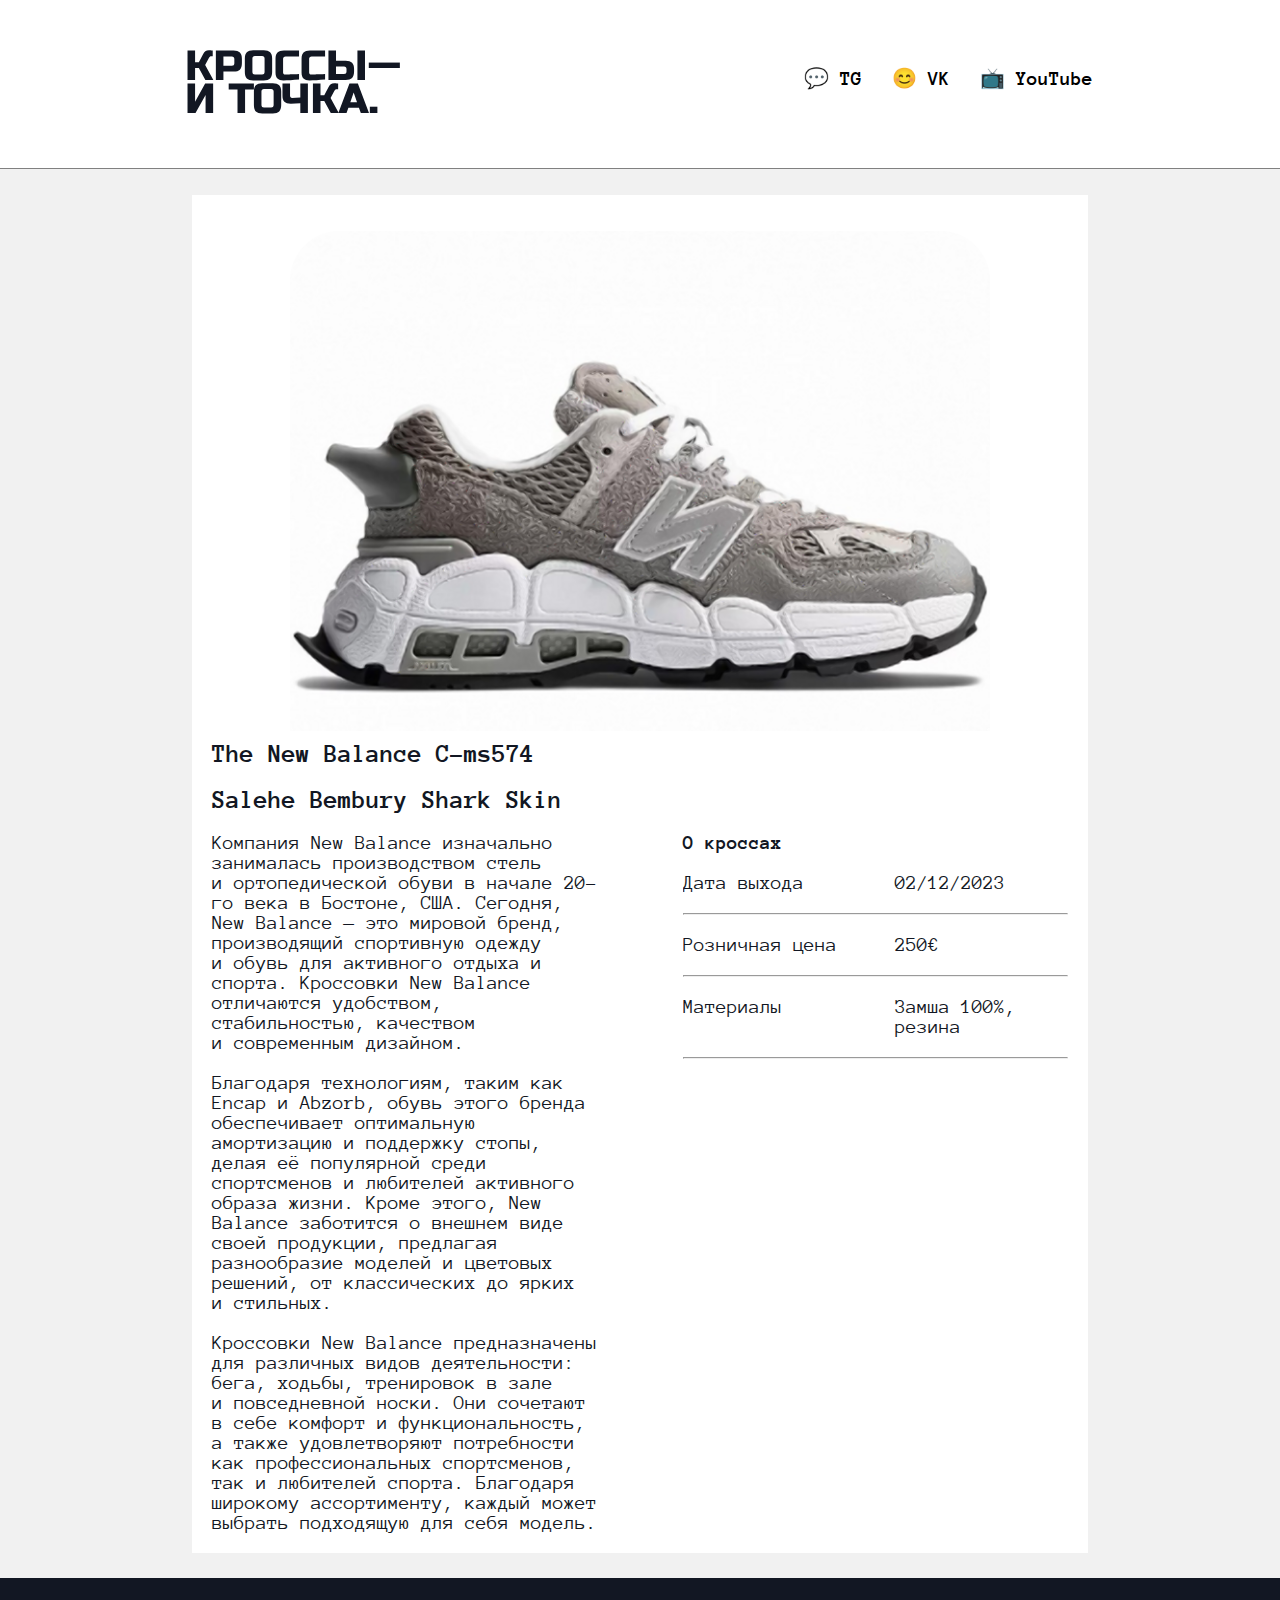
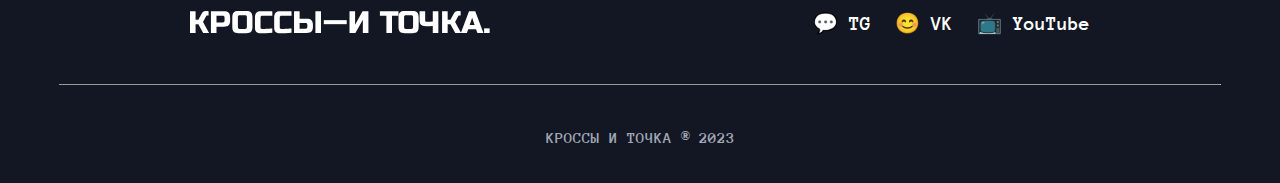
<file: new_balance.html>
<!DOCTYPE html>
<html lang="ru">
<head>
    <meta charset="UTF-8">
    <meta name="viewport" content="width=device-width, initial-scale=1.0">
    <title>КРОССЫ — И ТОЧКА.</title>
    <link href="./styles/style.css" rel="stylesheet">
    <link href="./styles/card.css" rel="stylesheet">
</head>

<body>
    <header class="header">
        <div class="header__wrap">
            <a href="index.html">
                    <img class="icon" src="./images/logo.svg" alt="logo">
                </a>
            
            <ul class="header__links">
                <li class="header__link"><a href="https://web.telegram.org/">💬 TG</a></li>
                <li class="header__link"><a href="https://vk.com/xddxct">😊 VK</a></li>
                <li class="header__link"><a href="https://www.youtube.com/">📺 YouTube</a></li>
            </ul>
        </div>
    </header>
    <main class="main">
    <section class="content">
        <div class="card">
            <img alt="The New Balance C-ms574" src="./images/1.png" class="card__image" />
            <div class="card__info">
                <h3 class="card__text card__text_title">The New Balance C-ms574</h3>
                <h3 class="card__text card__text_title">Salehe Bembury Shark Skin</h3>
                <div class="card__description">
                    <p class="card__text card__text__description">Компания New Balance изначально занималась производством стель и ортопедической обуви в начале 20-го века в Бостоне, США. Сегодня, New Balance — это мировой бренд, производящий спортивную одежду и обувь для активного отдыха и спорта. Кроссовки New Balance отличаются удобством, стабильностью, качеством и современным дизайном.

                        <br><br>Благодаря технологиям, таким как Encap и Abzorb, обувь этого бренда обеспечивает оптимальную амортизацию и поддержку стопы, делая её популярной среди спортсменов и любителей активного образа жизни. Кроме этого, New Balance заботится о внешнем виде своей продукции, предлагая разнообразие моделей и цветовых решений, от классических до ярких и стильных.
                        
                        <br><br>Кроссовки New Balance предназначены для различных видов деятельности: бега, ходьбы, тренировок в зале и повседневной носки. Они сочетают в себе комфорт и функциональность, а также удовлетворяют потребности как профессиональных спортсменов, так и любителей спорта. Благодаря широкому ассортименту, каждый может выбрать подходящую для себя модель.</p>
                    <div class="card__text__extra">
                        <p class="card__text ">О кроссах</p>
                        <div class="card__text__extra__row">
                            <p class="card__text card__text__description card__text__extra__key">Дата выхода</p>
                            <p class="card__text card__text__description card__text__extra__value">02/12/2023</p>
                        </div>
                        <hr></hr>
                        <div class="card__text__extra__row">
                            <p class="card__text card__text__description card__text__extra__key">Розничная цена</p>
                            <p class="card__text card__text__description card__text__extra__value">250€</p>
                        </div>
                        <hr></hr>
                        <div class="card__text__extra__row">
                            <p class="card__text card__text__description card__text__extra__key">Материалы</p>
                            <p class="card__text card__text__description card__text__extra__value">Замша 100%, резина</p>
                        </div>
                        <hr></hr>
                    </div>
                </div>
            </div>
        </div>
    </section>
    <footer class="footer">
            <div class="footer__wrap">
                <a href="https://www.figma.com/file/5VxgsJYsGiSS0QsI6bOkRY/КРОССЫ-—-И-ТОЧКА.-СТУДЕНТЫ?node-id=3412%3A82&mode=dev">
                <img class="footer__icon" src="./images/logo2.svg" alt="logo2">
              </a>
                <ul class="footer__links">
                    <li class="footer__link"><a href="https://web.telegram.org/">💬 TG</a></li>
                    <li class="footer__link"><a href="https://vk.com/xddxct">😊 VK</a></li>
                    <li class="footer__link"><a href="https://www.youtube.com/">📺 YouTube</a></li>
                </ul>

            </div>
            <hr size="1px" width="1160px" class="hr">
           <div class="footer_picture">
            <p class="footer_pict">КРОССЫ И ТОЧКА ® 2023</p>
           </div>

    </footer>
    </main> 
</body>

</html>
</file>
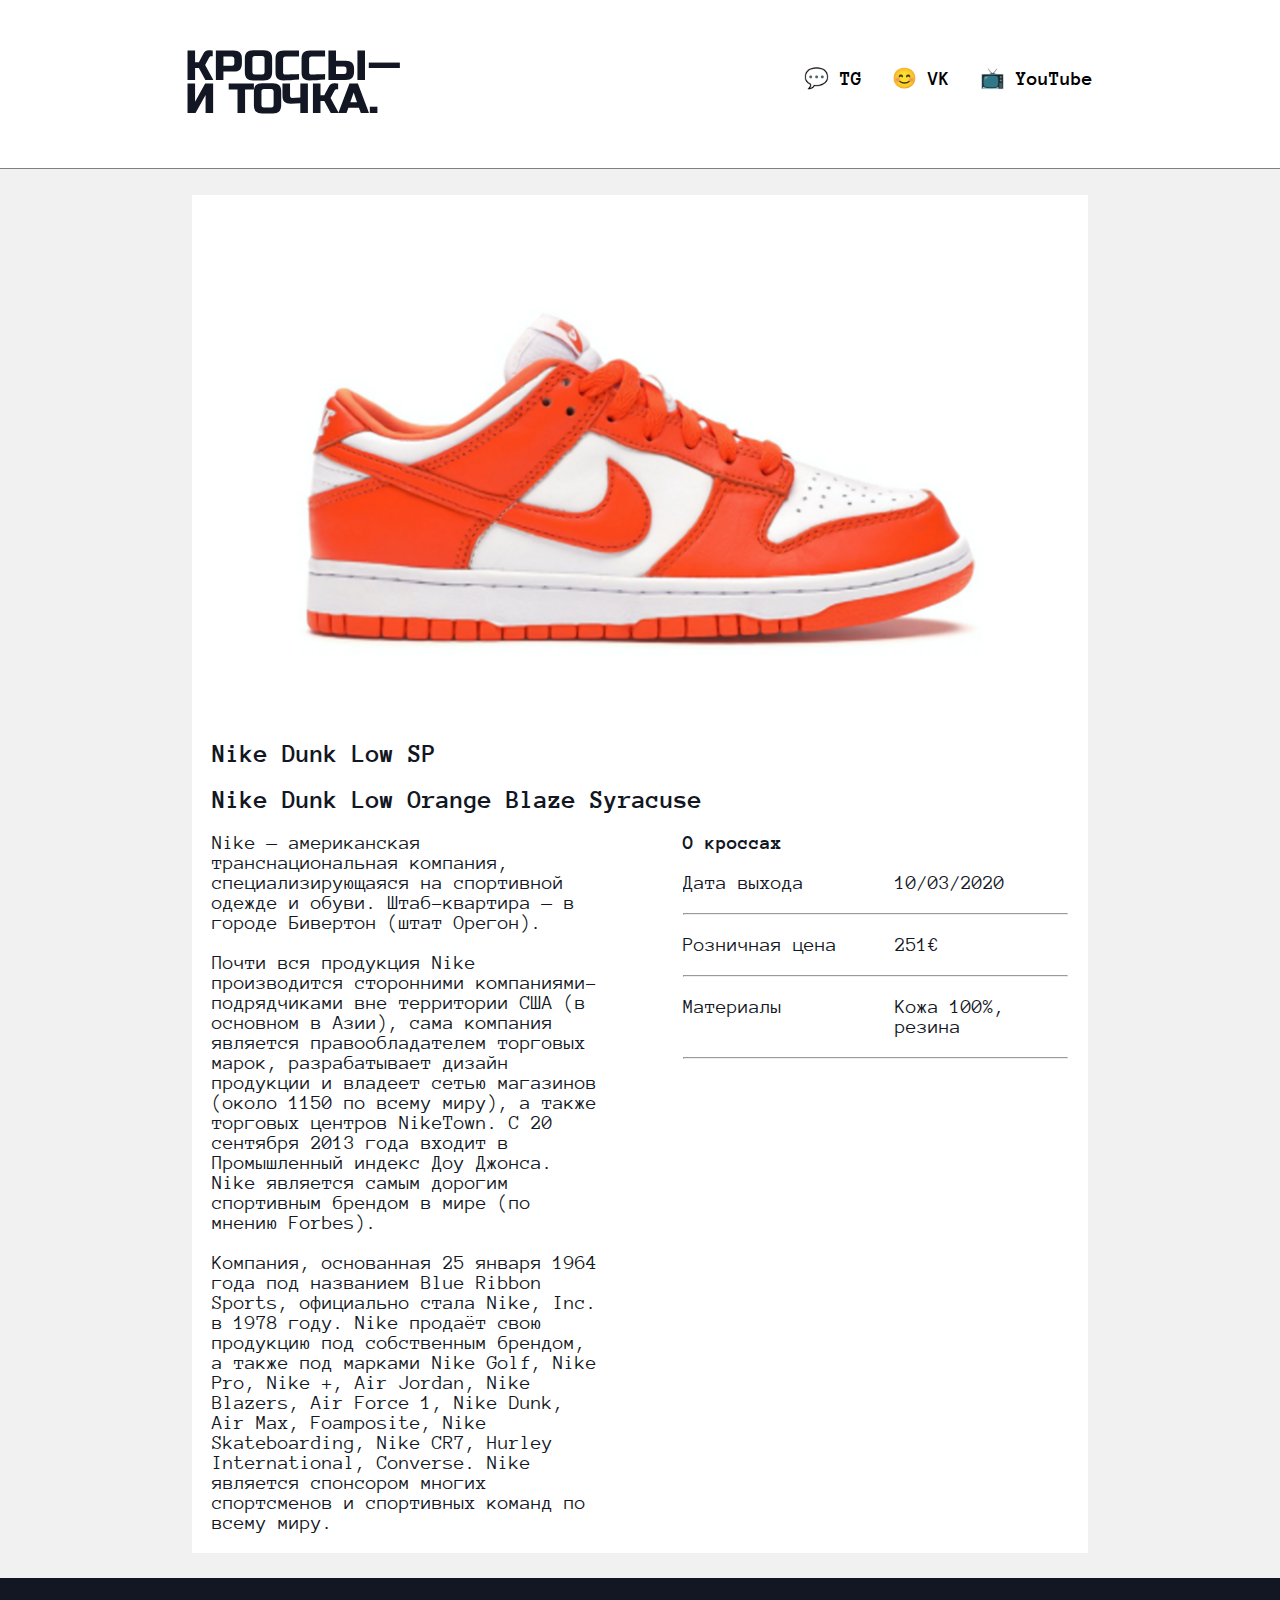
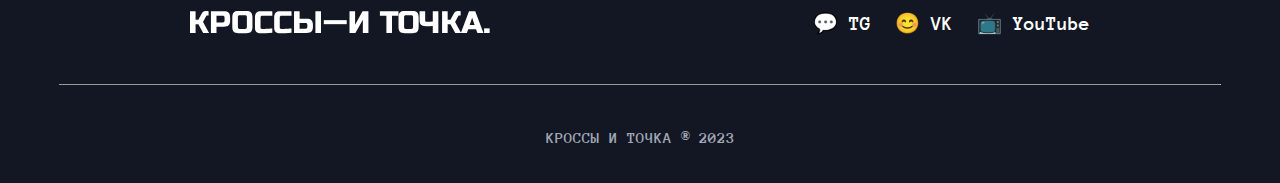
<file: nike.html>
<!DOCTYPE html>
<html lang="ru">
<head>
    <meta charset="UTF-8">
    <meta name="viewport" content="width=device-width, initial-scale=1.0">
    <title>КРОССЫ — И ТОЧКА.</title>
    <link href="./styles/style.css" rel="stylesheet">
    <link href="./styles/card.css" rel="stylesheet">
</head>

<body>
    <header class="header">
        <div class="header__wrap">
            <a href="index.html">
                    <img class="icon" src="./images/logo.svg" alt="logo">
                </a>

            <ul class="header__links">
                <li class="header__link"><a href="https://web.telegram.org/">💬 TG</a></li>
                <li class="header__link"><a href="https://vk.com/xddxct">😊 VK</a></li>
                <li class="header__link"><a href="https://www.youtube.com/">📺 YouTube</a></li>
            </ul>
        </div>
    </header>
    <main class="main">
    <section class="content">
        <div class="card">
            <img alt="Nike Dunk Low SP" src="./images/2.png" class="card__image" />
            <div class="card__info">
                <h3 class="card__text card__text_title">Nike Dunk Low SP</h3>
                <h3 class="card__text card__text_title">Nike Dunk Low Orange Blaze Syracuse</h3>
                <div class="card__description">
                    <p class="card__text card__text__description">Nike — американская транснациональная компания, специализирующаяся на спортивной одежде и обуви. Штаб-квартира — в городе Бивертон (штат Орегон). <br><br>Почти вся продукция Nike производится сторонними компаниями-подрядчиками вне территории США (в основном в Азии), сама компания является правообладателем торговых марок, разрабатывает дизайн продукции и владеет сетью магазинов (около 1150 по всему миру), а также торговых центров NikeTown. С 20 сентября 2013 года входит в Промышленный индекс Доу Джонса. Nike является самым дорогим спортивным брендом в мире (по мнению Forbes).<br><br>Компания, основанная 25 января 1964 года под названием Blue Ribbon Sports, официально стала Nike, Inc. в 1978 году. Nike продаёт свою продукцию под собственным брендом, а также под марками Nike Golf, Nike Pro, Nike +, Air Jordan, Nike Blazers, Air Force 1, Nike Dunk, Air Max, Foamposite, Nike Skateboarding, Nike CR7, Hurley International, Converse. Nike   является спонсором многих спортсменов и спортивных команд по всему миру.</p>
                    <div class="card__text__extra">
                        <p class="card__text ">О кроссах</p>
                        <div class="card__text__extra__row">
                            <p class="card__text card__text__description card__text__extra__key">Дата выхода</p>
                            <p class="card__text card__text__description card__text__extra__value">10/03/2020</p>
                        </div>
                        <hr>
                        <div class="card__text__extra__row">
                            <p class="card__text card__text__description card__text__extra__key">Розничная цена</p>
                            <p class="card__text card__text__description card__text__extra__value">251€</p>
                        </div>
                        <hr>
                        <div class="card__text__extra__row">
                            <p class="card__text card__text__description card__text__extra__key">Материалы</p>
                            <p class="card__text card__text__description card__text__extra__value">Кожа 100%, резина</p>
                        </div>
                        <hr>
                    </div>
                </div>
            </div>
        </div>
    </section>
    <footer class="footer">
            <div class="footer__wrap">
                <a href="https://www.figma.com/file/5VxgsJYsGiSS0QsI6bOkRY/КРОССЫ-—-И-ТОЧКА.-СТУДЕНТЫ?node-id=3412%3A82&mode=dev">
                <img class="footer__icon" src="./images/logo2.svg" alt="logo2">
              </a>
                <ul class="footer__links">
                    <li class="footer__link"><a href="https://web.telegram.org/">💬 TG</a></li>
                    <li class="footer__link"><a href="https://vk.com/xddxct">😊 VK</a></li>
                    <li class="footer__link"><a href="https://www.youtube.com/">📺 YouTube</a></li>
                </ul>

            </div>
            <hr size="1px" width="1160px" class="hr">
           <div class="footer_picture">
            <p class="footer_pict">КРОССЫ И ТОЧКА ® 2023</p>
           </div>

    </footer>
    </main>
</body>

</html>
</file>
<file: styles/cdn.css>
@font-face {
    font-family: "Anonymous Pro";
    src: url(./fonts/AnonymousPro-Regular.woff) format('woff'), 
    url(./fonts/AnonymousPro-Regular.ttf) format('truetype');
    font-weight: 400;
    font-style: normal;
    display: swap;
}

@font-face {
    font-family: "IBM Plex Mono";
    src: url(./fonts/IBMPlexMono-Bold.ttf) format('truetype');
    font-weight: 700;
    font-style: normal;
    display: swap;
}

@font-face {
    font-family: "Anonymous Pro";
    src: url(./fonts/AnonymousPro-Bold.woff) format('woff'), 
    url(./fonts/AnonymousPro-Bold.ttf) format('truetype');
    font-weight: 700;
    font-style: normal;
    display: swap;
}

@font-face {
    font-family: "Soyuz Grotesk";
    src: url(./fonts/Soyuz\ Grotesk\ Bold.woff) format('woff'), 
    url(./fonts/Soyuz\ Grotesk\ Bold.otf) format('opentype');
    font-weight: 700;
    font-style: normal;
    display: swap;
}

body {
    margin: 0;
}

.main {
    display: flex;
    flex-direction: column;
    justify-content: flex-start;
    align-items: center;
    width: 100%;
    min-height: 100vh;
    background: #F1F1F1;
    flex: 1 0 auto;
    color: #121723;
}

.content {
        max-width: 1440px;
        box-sizing: border-box;
        padding: 0 140px;

}

.content__title {
    color: #121723;
    font-family: "Anonymous Pro", sans-serif;
    font-size: 42px;
    font-style: normal;
    font-weight: 700;
    line-height: 100%;
    margin: 24px;
   
}

.content__cards {
   
    display: flex;
    flex-wrap: wrap;
    width: 100%;
    margin: 26px 0 0;
    row-gap: 24px;
    column-gap: 30px;
    justify-content: center;
}

.card {
    display: flex;
    flex-direction: column;
    align-items: flex-start;
    justify-content: center;
    width: 100%;
    max-width: 300px;
    
}

.card__image {
    width: 100%;
    height: 100%;
    max-height: 300px;
    object-fit: cover;
    object-position: center;
    border-radius: 12px 12px 0 0;
}

.card__info {
    display: flex;
    flex-direction: column;
    align-items: flex-start;
    justify-content: center;
    width: 100%;
    gap: 10px;
    margin: 0;
    border-radius: 0 0 12px 12px;
    background: white;
    min-height: 120px;
}


.card__link {
    width: 85%;
    gap: 10px;
    display: flex;
    flex-direction: column;
    color: #121723;
    text-decoration: none;
}

.card__text {
    font-family: "Anonymous Pro", sans-serif;
    font-size: 20px;
    font-style: normal;
    font-weight: 700;
    line-height: normal;
    margin: 0;
}

.card__text_title {
    font-size: 26px;
    margin-left: 20px;
    
}

.card__text_author {
    font-size: 20px;
    font-weight: 400;
    margin-left: 20px;
}

.card__link:visited {
    color: grey;
}

.card__link:hover {
    color:  #7aad7e;
}

.card__link:active {
    color: #5253FF;
}

.card:hover {
    transform: scale(1.025);
}

@media screen and (max-width: 900px) {
    .content {
        margin: 32px 0;
    }

    .content__title {
        font-size: 24px;
    }

    .card__text_title {
        font-size: 20px;
    }

    .card__text_author {
        font-size: 16px;
    }

    .footer__text {
        font-size: 24px;
    }
}
</file>
<file: styles/style.css>
.header {
    width: 100%;
    flex-shrink: 0;
    border-bottom: 1px solid gray;
}

.header__wrap {
    display: flex;
    margin: 50px auto;
    justify-content: space-around;
}

.header__logo {
    height: 43px;
}

.header__links {
    display: flex;
    flex-direction: row;
    list-style: none;
    padding: 0;
}

.header__link a {
    color: var(--black, #000);
    font-family: Anonymous Pro;
    font-size: 20px;
    font-style: normal;
    font-weight: 700;
    margin-left: 30px;
    text-decoration: none;
}



.content__title {
    color: var(--black, #121723);
    font-family: IBM Plex Mono;
    font-size: 48px;
    font-style: normal;
    font-weight: 500;
    line-height: 100%;
}


.container {
    max-width: 1190px;
    margin: 0 auto;
    padding: 0 15px;

}

.footer {
    background: var(--black, #121723);
    width: 100%;
    flex-shrink: 0;
    margin-top: 25px;
}

.footer__wrap {
    width: 1160px;
    display: flex;
    margin: 33px auto;
    justify-content: space-around;
}

.footer__logo {
    float: left;
    justify-content: space-between;
}

.footer__links {
    display: flex;
    list-style: none;
    margin-top: auto;
}

.footer__link a {
    color: var(--white, #fff);
    font-family: Anonymous Pro;
    font-size: 20px;
    font-style: normal;
    font-weight: 700;
    margin-left: 24px;
    text-decoration: none;
}

.footer_pict {
    color: var(--text_gray, #A1A6B4);
    font-family: Anonymous Pro;
    font-size: 16px;
    font-style: normal;
    font-weight: 700;
    line-height: normal;
    display: flex;
    flex-direction: column;
    align-items: center;
    justify-content: center;
}

.hr {
    position: relative;
    top: 70%;
    align-items: center;
    background: rgba(230, 232, 236, 0.40);

  }

.footer_picture {
    padding-bottom: 21px;
    padding-top: 21px;
}

@media only screen and (max-width: 1030px) {
    .footer__link a {
        font-size: 16px;
        margin-left: 20px;
    }

    .footer__links {
        margin-right: 150px;
    }


    .footer__pict {
        font-size: 12px;
    }


    .header__logo {
        height: 37px;
    }

    .header__link a {
        font-size: 16px;
    }
}


@media only screen and (max-width: 900px) {
    .footer__links {
        margin-right: 275px;
    }
}


@media only screen and (max-width: 800px) {
    .footer__links {
        margin-right: 350px;
    }
}

@media only screen and (max-width: 700px) {
    .footer__links {
        margin-right: 450px;
    }
}

@media only screen and (max-width: 600px) {
    .footer__link a {
        font-size: 14px;
        margin-left: 16px;
    }

    .footer__links {
        margin-right: 550px;
    }


    .footer__pict {
        font-size: 8px;
    }


    .header__logo {
        height: 30px;
    }

    .header__link a {
        font-size: 16px;
    }
}

@media only screen and (max-width: 500px) {
    .header__wrap {
        display: block;
        margin: 50px 100px;
        gap: 24px;
    }

    .icon {
        margin-left: 40px;
    }

    .footer__wrap {
        display: block;
        margin: 50px 100px;
        gap: 24px;
    }
}

@media only screen and (max-width: 450px) {
    .footer__wrap {
        margin: 50px 55px;
    }
}

@media only screen and (max-width: 400px) {
    .icon {
        margin-left: 0px;
    }

    .header__links {
        display: flex;
    }

    .header__link a {
        display: flex;
        margin: 10px auto;
        font-size: 20px;
    }

    .footer__icon {
        width: 300px;
        height: 16px;
    }
}
</file>
<file: styles/card.css>
@font-face {
    font-family: "Anonymous Pro";
    src: url(./fonts/AnonymousPro-Regular.woff) format('woff'),
    url(./fonts/AnonymousPro-Regular.ttf) format('truetype');
    font-weight: 400;
    font-style: normal;
    display: swap;
}

@font-face {
    font-family: "IBM Plex Mono";
    src: url(./fonts/IBMPlexMono-Bold.ttf) format('truetype');
    font-weight: 700;
    font-style: normal;
    display: swap;
}

@font-face {
    font-family: "Anonymous Pro";
    src: url(./fonts/AnonymousPro-Bold.woff) format('woff'),
    url(./fonts/AnonymousPro-Bold.ttf) format('truetype');
    font-weight: 700;
    font-style: normal;
    display: swap;
}

@font-face {
    font-family: "Soyuz Grotesk";
    src: url(./fonts/Soyuz\ Grotesk\ Bold.woff) format('woff'),
    url(./fonts/Soyuz\ Grotesk\ Bold.otf) format('opentype');
    font-weight: 700;
    font-style: normal;
    display: swap;
}

body {
    margin: 0;
}

.main {
    display: flex;
    flex-direction: column;
    align-items: center;
    width: 100%;
    background: #F1F1F1;
    color: #121723;
}

.content {
    max-width: 1440px;
    box-sizing: border-box;
    padding: 10px 20px;
    width: 70%;
    background: #FFFFFF;
    margin-top: 26px;
}

.content__title {
    color: #121723;
    font-family: "Anonymous Pro", sans-serif;
    font-size: 42px;
    font-style: normal;
    font-weight: 700;
    line-height: 100%;
    margin: 24px;

}

.card {
    width: 100%;
    height: 100%;
    margin: 26px 0 0;
    column-gap: 30px;
    justify-content: center; 
}

.card__image {
    border-radius: 50px 50px 0 0;
    display: block;
    margin-left: auto;
    margin-right: auto;
    flex-shrink: 0;
}

.card__info {
    flex-direction: column;
    align-items: flex-start;
    justify-content: center;
    width: 100%;
    gap: 10px;
    margin: 0;
    border-radius: 0 0 12px 12px;
    background: white;
    min-height: 120px;
}


.card__text {
    font-family: "Anonymous Pro", sans-serif;
    font-size: 20px;
    font-style: normal;
    font-weight: 700;
    line-height: normal;
    margin: 0;
    padding: 10px 0px;
}

.card__text_title {
    font-size: 26px;
}

.card__description {
    display: block;
}

.card__text__description {
    font-size: 20px;
    font-weight: 400;
    float: left;
    width: 45%;
}

.card__text__extra {
    float: right;
    width: 45%;
    font-size: 20px;
    font-weight: 400;
}

.card__text__extra__row {
    display: block;
    overflow: hidden;
}

.card__text__extra__key {
    float: left;
}

.card__text__extra__value {
    float: right;
}

.card__text__extra__hr {
    height: 0.5px;
    align-self: stretch;
    background: var(--black, #121723);
}



@media only screen and (max-width: 1317px) {
    .card__image {
        width: 700px;
        height: 500px;
    }
}

@media only screen and (max-width: 1030px) {
    .card__image {
        width: 500px;
        height: 350px;
    }

    .card__text__description {
        font-size: 16px;
    }
}

@media only screen and (max-width: 744px) {
    .card__image {
        width: 300px;
        height: 225px;
    }

    .card__text__description {
        font-size: 14px;
    }
}

@media only screen and (max-width: 800px) {
    .content {
        margin: 32px 0;
    }

    .content__title {
        font-size: 24px;
    }

    .card__text__title {
        font-size: 20px;
    }
    
    .card__text__description {
        float: none;
        width: 100%;
    }
    
    .card__text__extra {
        float: none;
        width: 100%;
    }

    .card__text__extra__key {
        float: left;
        width: 45%;
    }

    .card__text__extra__value {
        float: right;
        width: 45%;
    }
}

@media only screen and (max-width: 458px) {
    .card__image {
        width: 200px;
        height: 150px;
    }
}
</file>
